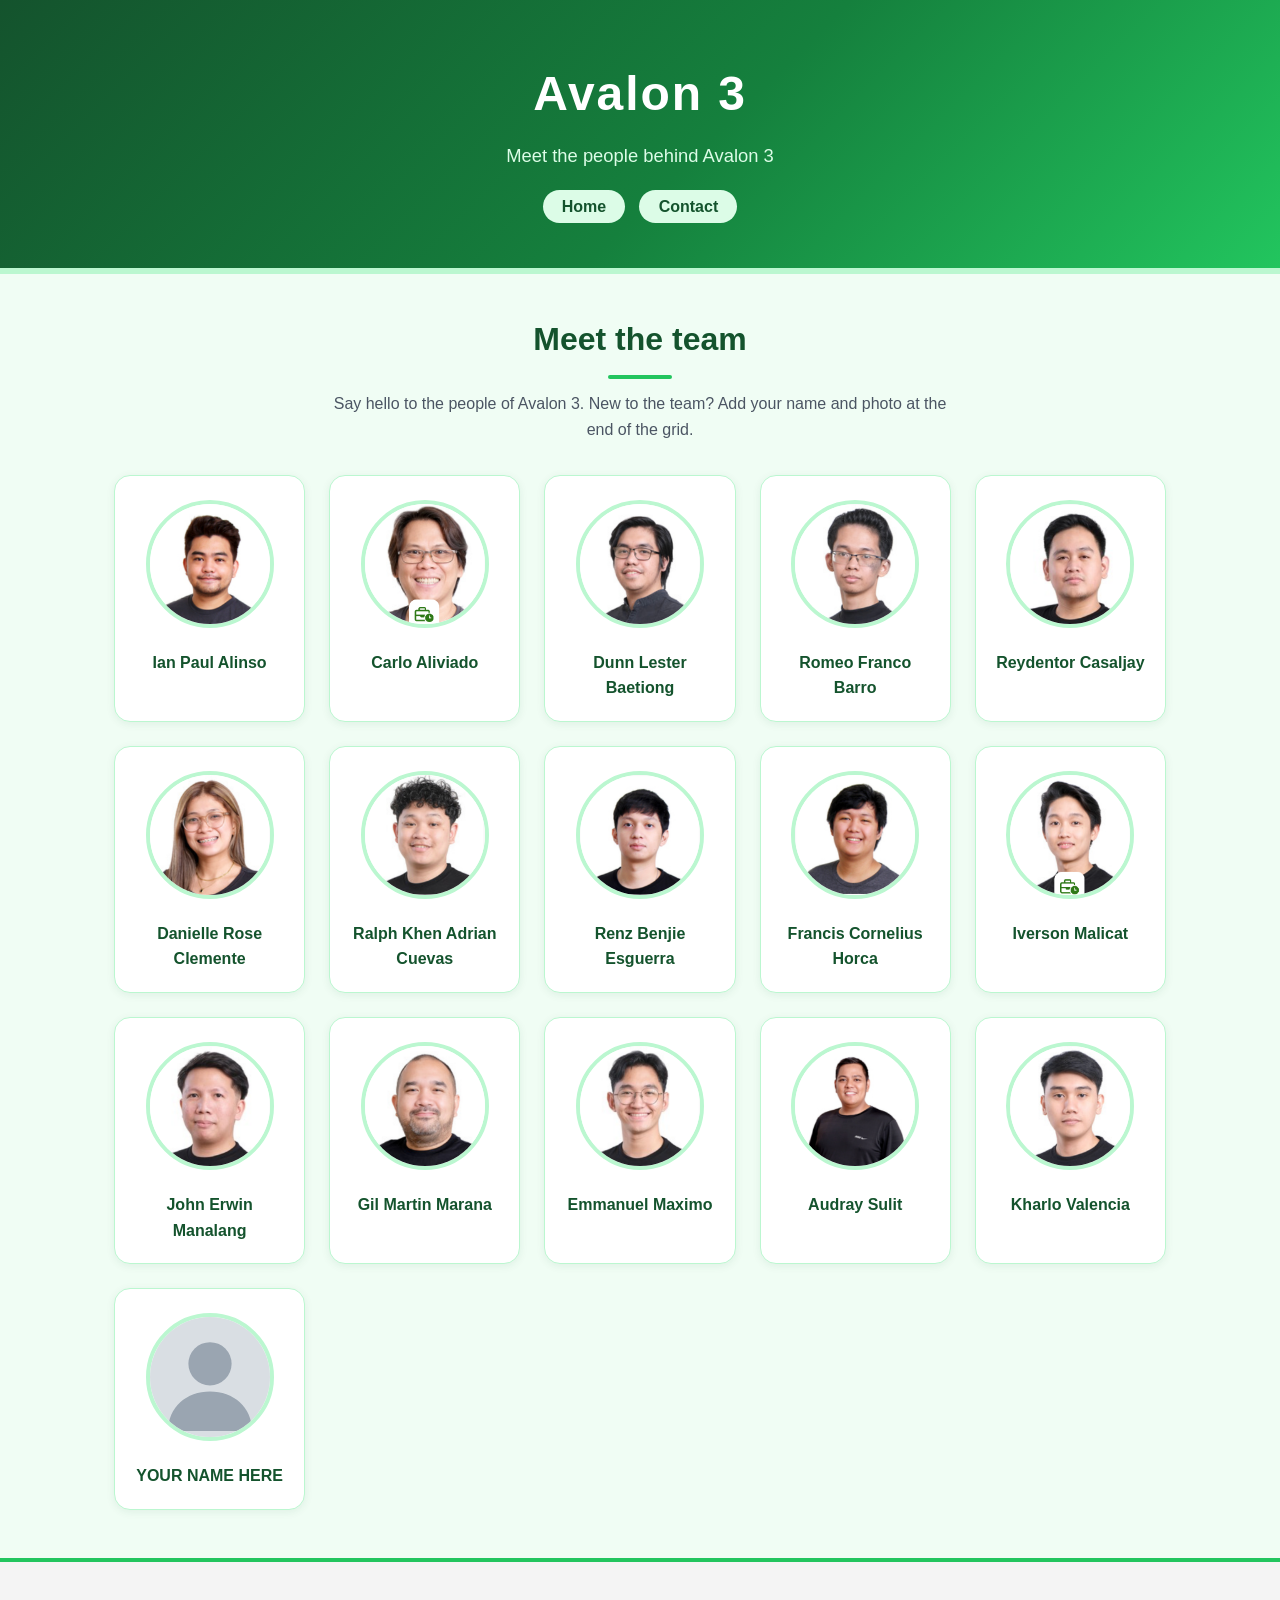
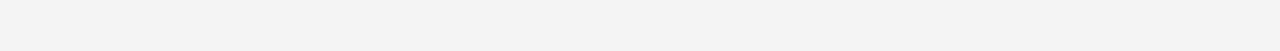
<file: index.html>
<!DOCTYPE html>
<html lang="en">
<head>
  <meta charset="UTF-8">
  <title>Avalon 3</title>
  <link rel="stylesheet" href="style.css">
</head>
<body>
  <header>
    <h1>Avalon 3</h1>
    <p class="tagline">Meet the people behind Avalon 3</p>
    <nav>
      <a href="index.html">Home</a>
      <a href="contact.html">Contact</a>
    </nav>
  </header>
  <main>
    <section class="intro">
      <h2>Meet the team</h2>
      <p>Say hello to the people of Avalon 3. New to the team? Add your name and photo at the end of the grid.</p>
    </section>
    <div class="team">
      <div class="member">
        <img src="images/ian-paul-alinso.png" alt="Photo of Ian Paul Alinso">
        <p class="name">Ian Paul Alinso</p>
      </div>
      <div class="member">
        <img src="images/carlo-aliviado.png" alt="Photo of Carlo Aliviado">
        <p class="name">Carlo Aliviado</p>
      </div>
      <div class="member">
        <img src="images/dunn-lester-baetiong.png" alt="Photo of Dunn Lester Baetiong">
        <p class="name">Dunn Lester Baetiong</p>
      </div>
      <div class="member">
        <img src="images/romeo-franco-barro.png" alt="Photo of Romeo Franco Barro">
        <p class="name">Romeo Franco Barro</p>
      </div>
      <div class="member">
        <img src="images/reydentor-casaljay.png" alt="Photo of Reydentor Casaljay">
        <p class="name">Reydentor Casaljay</p>
      </div>
      <div class="member">
        <img src="images/danielle-rose-clemente.png" alt="Photo of Danielle Rose Clemente">
        <p class="name">Danielle Rose Clemente</p>
      </div>
      <div class="member">
        <img src="images/ralph-khen-adrian-cuevas.png" alt="Photo of Ralph Khen Adrian Cuevas">
        <p class="name">Ralph Khen Adrian Cuevas</p>
      </div>
      <div class="member">
        <img src="images/renz-benjie-esguerra.png" alt="Photo of Renz Benjie Esguerra">
        <p class="name">Renz Benjie Esguerra</p>
      </div>
      <div class="member">
        <img src="images/francis-cornelius-horca.png" alt="Photo of Francis Cornelius Horca">
        <p class="name">Francis Cornelius Horca</p>
      </div>
      <div class="member">
        <img src="images/iverson-malicat.png" alt="Photo of Iverson Malicat">
        <p class="name">Iverson Malicat</p>
      </div>
      <div class="member">
        <img src="images/john-erwin-manalang.png" alt="Photo of John Erwin Manalang">
        <p class="name">John Erwin Manalang</p>
      </div>
      <div class="member">
        <img src="images/gil-martin-marana.png" alt="Photo of Gil Martin Marana">
        <p class="name">Gil Martin Marana</p>
      </div>
      <div class="member">
        <img src="images/emmanuel-maximo.png" alt="Photo of Emmanuel Maximo">
        <p class="name">Emmanuel Maximo</p>
      </div>
      <div class="member">
        <img src="images/audray-sulit.png" alt="Photo of Audray Sulit">
        <p class="name">Audray Sulit</p>
      </div>
      <div class="member">
        <img src="images/kharlo-valencia.png" alt="Photo of Kharlo Valencia">
        <p class="name">Kharlo Valencia</p>
      </div>
      <!-- NEW MEMBERS: copy the block below, put your name and your photo, then open a PR -->
      <div class="member">
        <img src="images/placeholder.svg" alt="Photo of YOUR NAME HERE">
        <p class="name">YOUR NAME HERE</p>
      </div>
    </div>
  </main>
  <footer>
    <p>&copy; 2026 Avalon 3</p>
  </footer>
</body>
</html>
</file>
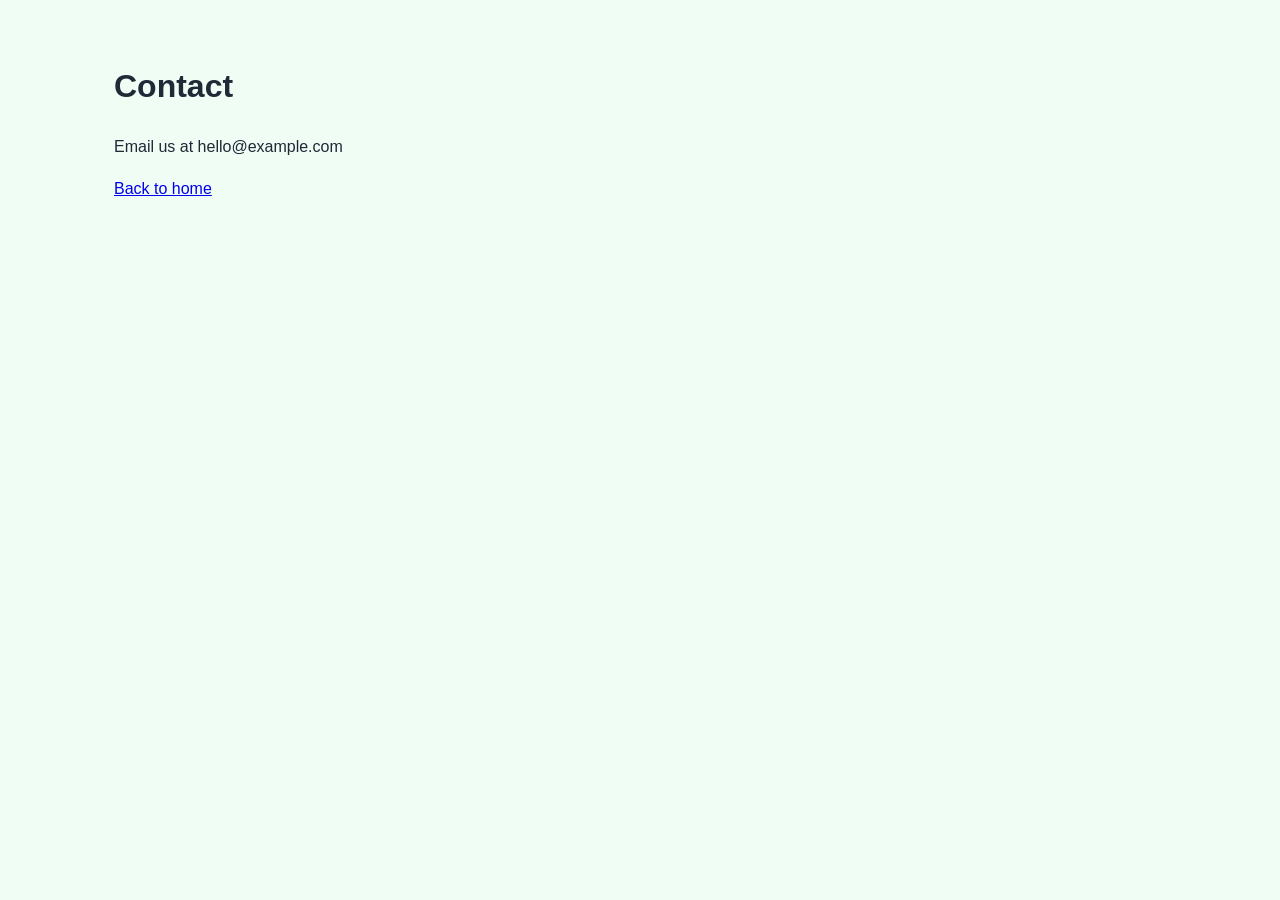
<file: contact.html>
<!DOCTYPE html>
<html lang="en">
<head>
  <meta charset="UTF-8">
  <title>Contact - Avalon 3</title>
  <link rel="stylesheet" href="style.css">
</head>
<body>
  <main>
    <h1>Contact</h1>
    <p>Email us at hello@example.com</p>
    <p><a href="index.html">Back to home</a></p>
  </main>
</body>
</html>
</file>
<file: style.css>
:root {
  --green-900: #14532d;
  --green-700: #15803d;
  --green-500: #22c55e;
  --green-200: #bbf7d0;
  --green-100: #dcfce7;
  --green-50: #f0fdf4;
  --ink: #1f2937;
}

* {
  box-sizing: border-box;
}

body {
  font-family: -apple-system, "Segoe UI", Roboto, Helvetica, Arial, sans-serif;
  margin: 0;
  background: #f0fdf4;
  color: #1f2937;
  line-height: 1.6;
}

header {
  background: linear-gradient(135deg, #14532d 0%, #15803d 55%, #22c55e 100%);
  color: #ffffff;
  padding: 3.5rem 2rem 3rem;
  text-align: center;
  border-bottom: 6px solid #bbf7d0;
}

header h1 {
  margin: 0;
  font-size: 3rem;
  letter-spacing: 0.04em;
}

header .tagline {
  margin: 0.5rem 0 1.5rem;
  font-size: 1.15rem;
  color: #dcfce7;
}

nav a {
  color: #14532d;
  background: #dcfce7;
  text-decoration: none;
  font-weight: 600;
  padding: 0.5rem 1.2rem;
  border-radius: 999px;
  margin: 0 0.3rem;
  transition: background 0.2s, color 0.2s;
}

nav a:hover {
  background: #ffffff;
  color: #15803d;
}

main {
  max-width: 1100px;
  margin: 0 auto;
  padding: 2.5rem 1.5rem 3rem;
}

footer {
  background: #f4f4f4;
  color: #f4f4f4;
  padding: 1rem 2rem;
}

footer {
  text-align: center;
  border-top: 4px solid #22c55e;
}

.intro {
  text-align: center;
  max-width: 640px;
  margin: 0 auto 2rem;
}

.intro h2 {
  font-size: 2rem;
  margin: 0 0 0.5rem;
  color: #14532d;
}

.intro h2::after {
  content: "";
  display: block;
  width: 64px;
  height: 4px;
  background: #22c55e;
  border-radius: 2px;
  margin: 0.6rem auto 0;
}

.intro p {
  margin: 0.8rem 0 0;
  color: #4b5563;
}

.team {
  display: grid;
  grid-template-columns: repeat(auto-fill, minmax(190px, 1fr));
  gap: 1.5rem;
}

.member {
  background: #ffffff;
  border: 1px solid #bbf7d0;
  border-radius: 16px;
  padding: 1.5rem 1rem 1.25rem;
  text-align: center;
  box-shadow: 0 2px 8px rgba(20, 83, 45, 0.08);
  transition: transform 0.2s, box-shadow 0.2s, border-color 0.2s;
}

.member:hover {
  transform: translateY(-4px);
  border-color: #22c55e;
  box-shadow: 0 10px 24px rgba(20, 83, 45, 0.18);
}

.member img {
  width: 128px;
  height: 128px;
  object-fit: cover;
  border-radius: 50%;
  border: 4px solid #bbf7d0;
  background: #f0fdf4;
}

.member .name {
  margin: 0.9rem 0 0;
  font-weight: 700;
  color: #14532d;
}

@media (max-width: 600px) {
  header h1 {
    font-size: 2.2rem;
  }
  .team {
    grid-template-columns: repeat(2, 1fr);
    gap: 1rem;
  }
}
</file>
